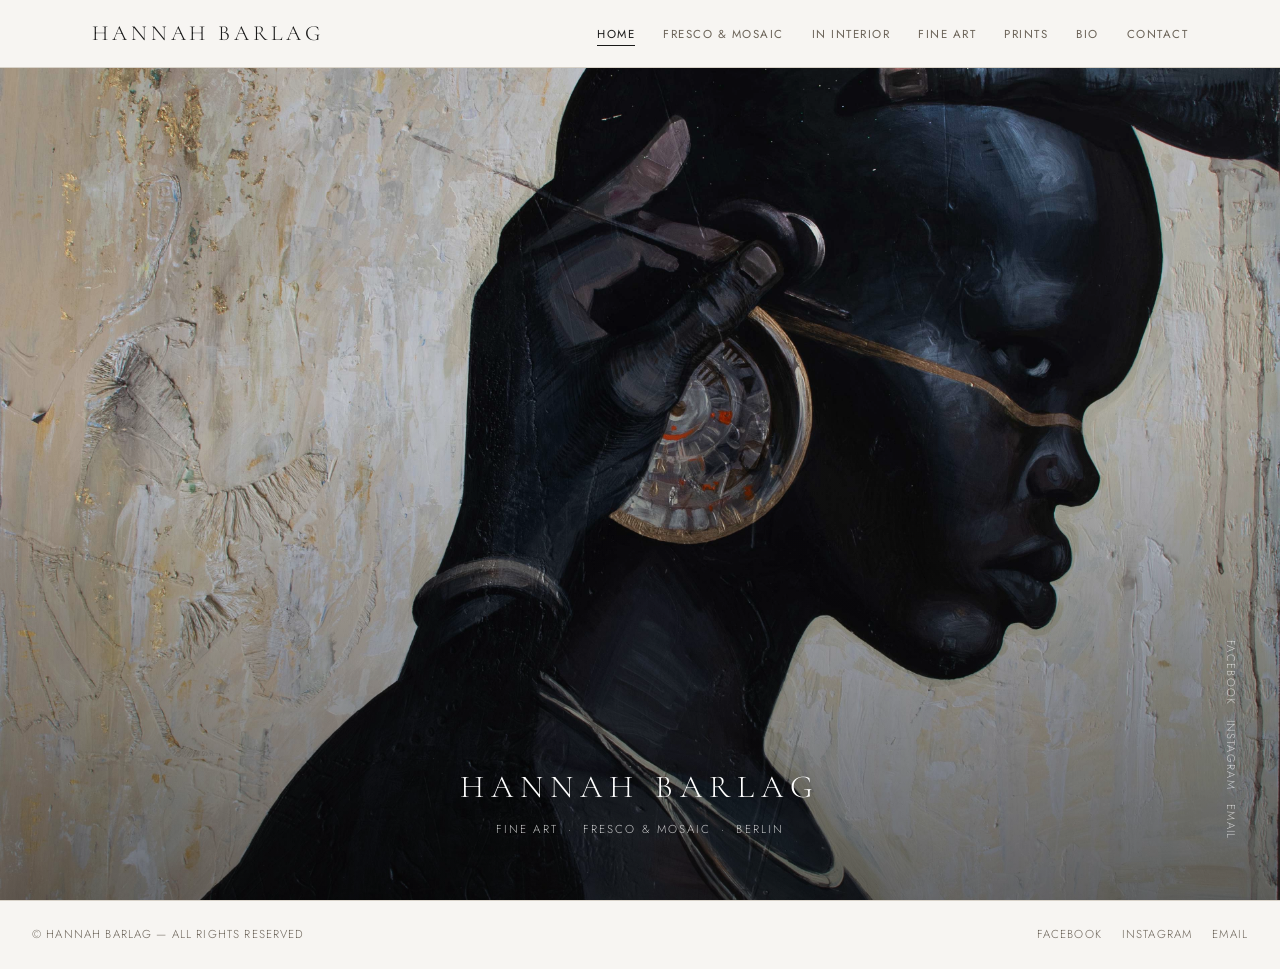
<file: index.html>
<!DOCTYPE html>
<html lang="en">
<head>
  <meta charset="utf-8" />
  <meta name="viewport" content="width=device-width, initial-scale=1.0" />
  <title>Hannah Barlag — Fine Art & Mural Painting, Berlin</title>
  <meta name="description" content="Hannah Barlag — Berlin-based mural artist and fine art painter. Fresco, mosaic, interior murals and original paintings in collections worldwide." />
  <meta name="google-site-verification" content="zdTnO0uIybGSvepvox6GmMjbhWk5EN4Ew9BEytSu0E0" />
  <link rel="shortcut icon" href="favicon.ico" type="image/x-icon" />
  <link rel="apple-touch-icon" sizes="180x180" href="apple-touch-icon.png" />
  <link rel="icon" type="image/png" sizes="32x32" href="favicon-32x32.png" />
  <link rel="icon" type="image/png" sizes="16x16" href="favicon-16x16.png" />
  <link rel="manifest" href="site.webmanifest" />
  <link rel="stylesheet" href="style.css" />
</head>
<body>
<div class="site-wrap">

  <!-- HEADER -->
  <header class="site-header">
    <div class="nav-inner">
      <div class="site-logo"><a href="index.html">Hannah&nbsp;Barlag</a></div>
      <nav class="site-nav" aria-label="Main navigation">
        <ul>
          <li class="active"><a href="index.html">Home</a></li>
          <li><a href="mural.html">Fresco &amp; Mosaic</a></li>
          <li><a href="wall.html">In Interior</a></li>
          <li><a href="fineart.html">Fine Art</a></li>
          <li><a href="prints.html">Prints</a></li>
          <li><a href="bio.html">Bio</a></li>
          <li><a href="contact.html">Contact</a></li>
        </ul>
      </nav>
      <button class="hamburger" aria-label="Open menu">
        <span></span><span></span><span></span>
      </button>
    </div>
  </header>

  <!-- MOBILE NAV -->
  <div class="mobile-nav" aria-hidden="true">
    <button class="mobile-close" aria-label="Close menu">&times;</button>
    <ul>
      <li><a href="index.html">Home</a></li>
      <li><a href="mural.html">Fresco &amp; Mosaic</a></li>
      <li><a href="wall.html">In Interior</a></li>
      <li><a href="fineart.html">Fine Art</a></li>
      <li><a href="prints.html">Prints</a></li>
      <li><a href="bio.html">Bio</a></li>
      <li><a href="contact.html">Contact</a></li>
    </ul>
  </div>

  <!-- HERO -->
  <main class="main-content">
    <div class="home-hero" role="button" tabindex="0">
      <img src="uploads/background-images/wedding.jpg" alt="Hannah Barlag — Mural and Fine Art, Berlin" loading="eager" />
      <div class="hero-overlay"></div>
      <div class="hero-text">
        <h2>Hannah Barlag</h2>
        <p>Fine Art &nbsp;·&nbsp; Fresco &amp; Mosaic &nbsp;·&nbsp; Berlin</p>
      </div>
      <div class="hero-social">
        <a href="https://www.facebook.com/" target="_blank" rel="noopener">Facebook</a>
        <a href="https://instagram.com/" target="_blank" rel="noopener">Instagram</a>
        <a href="mailto:hannahbarlag@gmail.com">Email</a>
      </div>
    </div>
  </main>

  <!-- FOOTER -->
  <footer class="site-footer">
    <p>&copy; Hannah Barlag &mdash; All rights reserved</p>
    <div class="footer-social">
      <a href="https://www.facebook.com/" target="_blank" rel="noopener">Facebook</a>
      <a href="https://instagram.com/" target="_blank" rel="noopener">Instagram</a>
      <a href="mailto:hannahbarlag@gmail.com">Email</a>
    </div>
  </footer>

</div>
<script src="main.js"></script>
</body>
</html>
</file>
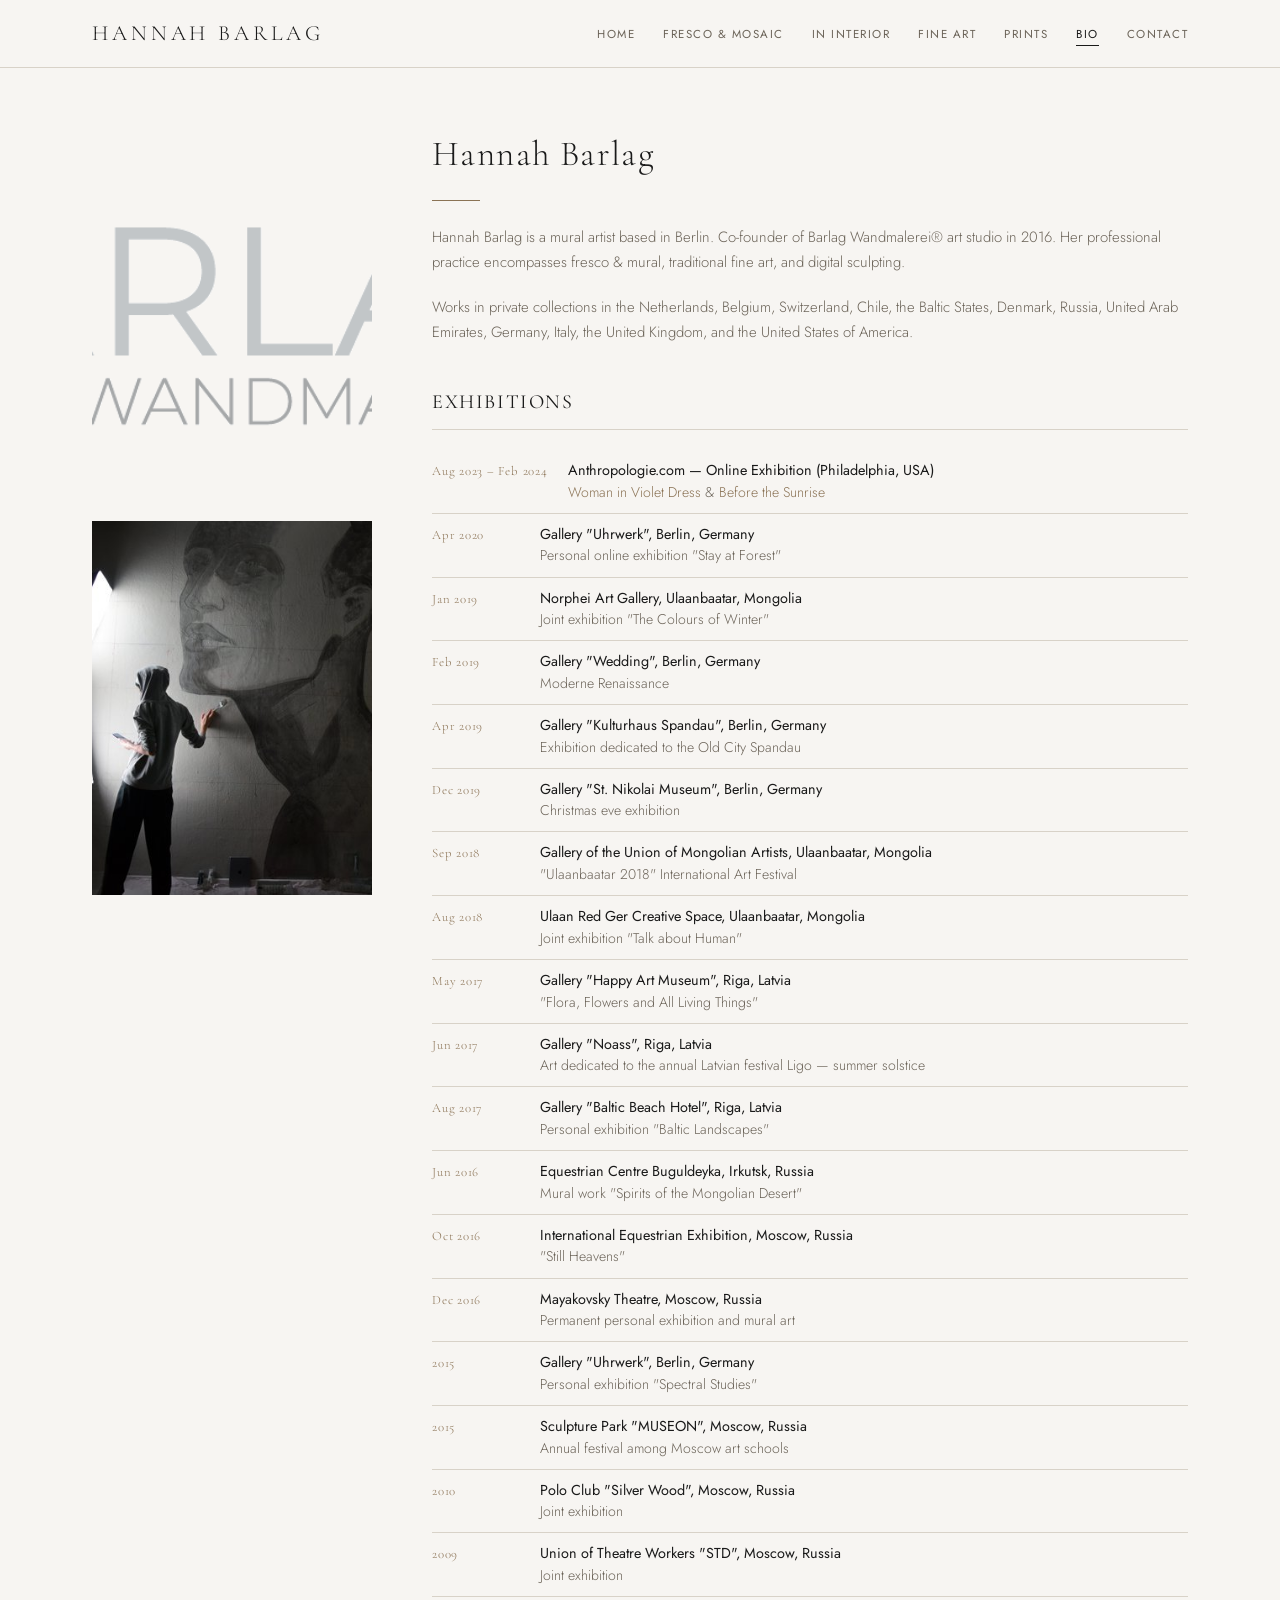
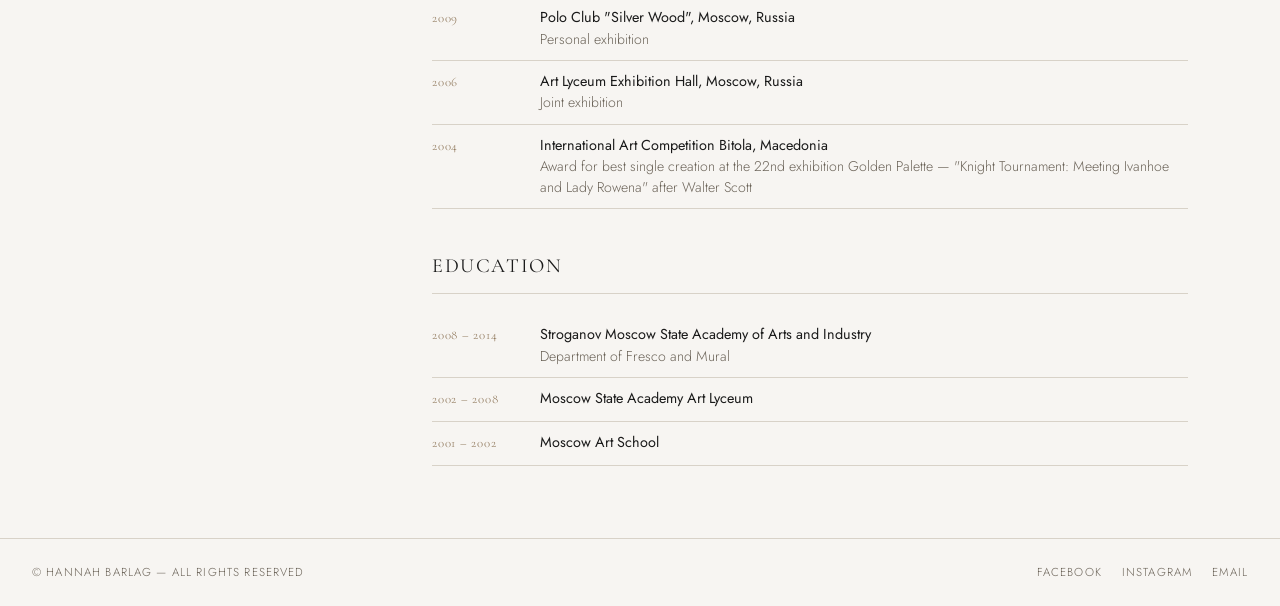
<file: bio.html>
<!DOCTYPE html>
<html lang="en">
<head>
  <meta charset="utf-8" />
  <meta name="viewport" content="width=device-width, initial-scale=1.0" />
  <title>Biography — Hannah Barlag</title>
  <meta name="description" content="Hannah Barlag — Berlin-based mural and fine art painter. Biography, exhibitions, education." />
  <link rel="shortcut icon" href="favicon.ico" type="image/x-icon" />
  <link rel="apple-touch-icon" sizes="180x180" href="apple-touch-icon.png" />
  <link rel="icon" type="image/png" sizes="32x32" href="favicon-32x32.png" />
  <link rel="icon" type="image/png" sizes="16x16" href="favicon-16x16.png" />
  <link rel="manifest" href="site.webmanifest" />
  <link rel="stylesheet" href="style.css" />
</head>
<body>
<div class="site-wrap">

  <header class="site-header">
    <div class="nav-inner">
      <div class="site-logo"><a href="index.html">Hannah&nbsp;Barlag</a></div>
      <nav class="site-nav">
        <ul>
          <li><a href="index.html">Home</a></li>
          <li><a href="mural.html">Fresco &amp; Mosaic</a></li>
          <li><a href="wall.html">In Interior</a></li>
          <li><a href="fineart.html">Fine Art</a></li>
          <li><a href="prints.html">Prints</a></li>
          <li class="active"><a href="bio.html">Bio</a></li>
          <li><a href="contact.html">Contact</a></li>
        </ul>
      </nav>
      <button class="hamburger" aria-label="Open menu"><span></span><span></span><span></span></button>
    </div>
  </header>

  <div class="mobile-nav">
    <button class="mobile-close">&times;</button>
    <ul>
      <li><a href="index.html">Home</a></li>
      <li><a href="mural.html">Fresco &amp; Mosaic</a></li>
      <li><a href="wall.html">In Interior</a></li>
      <li><a href="fineart.html">Fine Art</a></li>
      <li><a href="prints.html">Prints</a></li>
      <li><a href="bio.html">Bio</a></li>
      <li><a href="contact.html">Contact</a></li>
    </ul>
  </div>

  <main class="main-content">
    <div class="bio-layout">

      <aside class="bio-sidebar">
        <img src="uploads/bio/logo_for_web.gif" alt="Hannah Barlag studio logo" class="bio-logo" />
        <img src="uploads/bio/hannah_barlag_artist_berlin_mural_at_work.jpg" alt="Hannah Barlag at work" />
      </aside>

      <div class="bio-main">
        <h1>Hannah Barlag</h1>
        <div class="divider"></div>
        <p>Hannah Barlag is a mural artist based in Berlin. Co-founder of Barlag Wandmalerei® art studio in 2016. Her professional practice encompasses fresco &amp; mural, traditional fine art, and digital sculpting.</p>
        <p>Works in private collections in the Netherlands, Belgium, Switzerland, Chile, the Baltic States, Denmark, Russia, United Arab Emirates, Germany, Italy, the United Kingdom, and the United States of America.</p>

        <!-- EXHIBITIONS -->
        <div class="bio-section">
          <h2>Exhibitions</h2>
          <ul class="exhibition-list">
            <li>
              <span class="year">Aug 2023 – Feb 2024</span>
              <span class="detail">
                <strong>Anthropologie.com — Online Exhibition (Philadelphia, USA)</strong>
                <a href="https://www.anthropologie.com/shop/before-the-sunrise-2-wall-art?category=SHOPBYBRAND&color=050&type=STANDARD&size=One+Size&quantity=1" target="_blank" rel="noopener">Woman in Violet Dress</a> &amp; <a href="https://www.anthropologie.com/shop/before-the-sunrise-1-wall-art?color=065&type=STANDARD&size=One+Size&quantity=1" target="_blank" rel="noopener">Before the Sunrise</a>
              </span>
            </li>
            <li>
              <span class="year">Apr 2020</span>
              <span class="detail">
                <strong>Gallery "Uhrwerk", Berlin, Germany</strong>
                Personal online exhibition "Stay at Forest"
              </span>
            </li>
            <li>
              <span class="year">Jan 2019</span>
              <span class="detail">
                <strong>Norphei Art Gallery, Ulaanbaatar, Mongolia</strong>
                Joint exhibition "The Colours of Winter"
              </span>
            </li>
            <li>
              <span class="year">Feb 2019</span>
              <span class="detail">
                <strong>Gallery "Wedding", Berlin, Germany</strong>
                Moderne Renaissance
              </span>
            </li>
            <li>
              <span class="year">Apr 2019</span>
              <span class="detail">
                <strong>Gallery "Kulturhaus Spandau", Berlin, Germany</strong>
                Exhibition dedicated to the Old City Spandau
              </span>
            </li>
            <li>
              <span class="year">Dec 2019</span>
              <span class="detail">
                <strong>Gallery "St. Nikolai Museum", Berlin, Germany</strong>
                Christmas eve exhibition
              </span>
            </li>
            <li>
              <span class="year">Sep 2018</span>
              <span class="detail">
                <strong>Gallery of the Union of Mongolian Artists, Ulaanbaatar, Mongolia</strong>
                "Ulaanbaatar 2018" International Art Festival
              </span>
            </li>
            <li>
              <span class="year">Aug 2018</span>
              <span class="detail">
                <strong>Ulaan Red Ger Creative Space, Ulaanbaatar, Mongolia</strong>
                Joint exhibition "Talk about Human"
              </span>
            </li>
            <li>
              <span class="year">May 2017</span>
              <span class="detail">
                <strong>Gallery "Happy Art Museum", Riga, Latvia</strong>
                "Flora, Flowers and All Living Things"
              </span>
            </li>
            <li>
              <span class="year">Jun 2017</span>
              <span class="detail">
                <strong>Gallery "Noass", Riga, Latvia</strong>
                Art dedicated to the annual Latvian festival Ligo — summer solstice
              </span>
            </li>
            <li>
              <span class="year">Aug 2017</span>
              <span class="detail">
                <strong>Gallery "Baltic Beach Hotel", Riga, Latvia</strong>
                Personal exhibition "Baltic Landscapes"
              </span>
            </li>
            <li>
              <span class="year">Jun 2016</span>
              <span class="detail">
                <strong>Equestrian Centre Buguldeyka, Irkutsk, Russia</strong>
                Mural work "Spirits of the Mongolian Desert"
              </span>
            </li>
            <li>
              <span class="year">Oct 2016</span>
              <span class="detail">
                <strong>International Equestrian Exhibition, Moscow, Russia</strong>
                "Still Heavens"
              </span>
            </li>
            <li>
              <span class="year">Dec 2016</span>
              <span class="detail">
                <strong>Mayakovsky Theatre, Moscow, Russia</strong>
                Permanent personal exhibition and mural art
              </span>
            </li>
            <li>
              <span class="year">2015</span>
              <span class="detail">
                <strong>Gallery "Uhrwerk", Berlin, Germany</strong>
                Personal exhibition "Spectral Studies"
              </span>
            </li>
            <li>
              <span class="year">2015</span>
              <span class="detail">
                <strong>Sculpture Park "MUSEON", Moscow, Russia</strong>
                Annual festival among Moscow art schools
              </span>
            </li>
            <li>
              <span class="year">2010</span>
              <span class="detail">
                <strong>Polo Club "Silver Wood", Moscow, Russia</strong>
                Joint exhibition
              </span>
            </li>
            <li>
              <span class="year">2009</span>
              <span class="detail">
                <strong>Union of Theatre Workers "STD", Moscow, Russia</strong>
                Joint exhibition
              </span>
            </li>
            <li>
              <span class="year">2009</span>
              <span class="detail">
                <strong>Polo Club "Silver Wood", Moscow, Russia</strong>
                Personal exhibition
              </span>
            </li>
            <li>
              <span class="year">2006</span>
              <span class="detail">
                <strong>Art Lyceum Exhibition Hall, Moscow, Russia</strong>
                Joint exhibition
              </span>
            </li>
            <li>
              <span class="year">2004</span>
              <span class="detail">
                <strong>International Art Competition Bitola, Macedonia</strong>
                Award for best single creation at the 22nd exhibition Golden Palette — "Knight Tournament: Meeting Ivanhoe and Lady Rowena" after Walter Scott
              </span>
            </li>
          </ul>
        </div>

        <!-- EDUCATION -->
        <div class="bio-section">
          <h2>Education</h2>
          <ul class="exhibition-list">
            <li>
              <span class="year">2008 – 2014</span>
              <span class="detail">
                <strong>Stroganov Moscow State Academy of Arts and Industry</strong>
                Department of Fresco and Mural
              </span>
            </li>
            <li>
              <span class="year">2002 – 2008</span>
              <span class="detail">
                <strong>Moscow State Academy Art Lyceum</strong>
              </span>
            </li>
            <li>
              <span class="year">2001 – 2002</span>
              <span class="detail">
                <strong>Moscow Art School</strong>
              </span>
            </li>
          </ul>
        </div>
      </div>

    </div>
  </main>

  <footer class="site-footer">
    <p>&copy; Hannah Barlag &mdash; All rights reserved</p>
    <div class="footer-social">
      <a href="https://www.facebook.com/" target="_blank" rel="noopener">Facebook</a>
      <a href="https://instagram.com/" target="_blank" rel="noopener">Instagram</a>
      <a href="mailto:hannahbarlag@gmail.com">Email</a>
    </div>
  </footer>
</div>
<script src="main.js"></script>
</body>
</html>
</file>
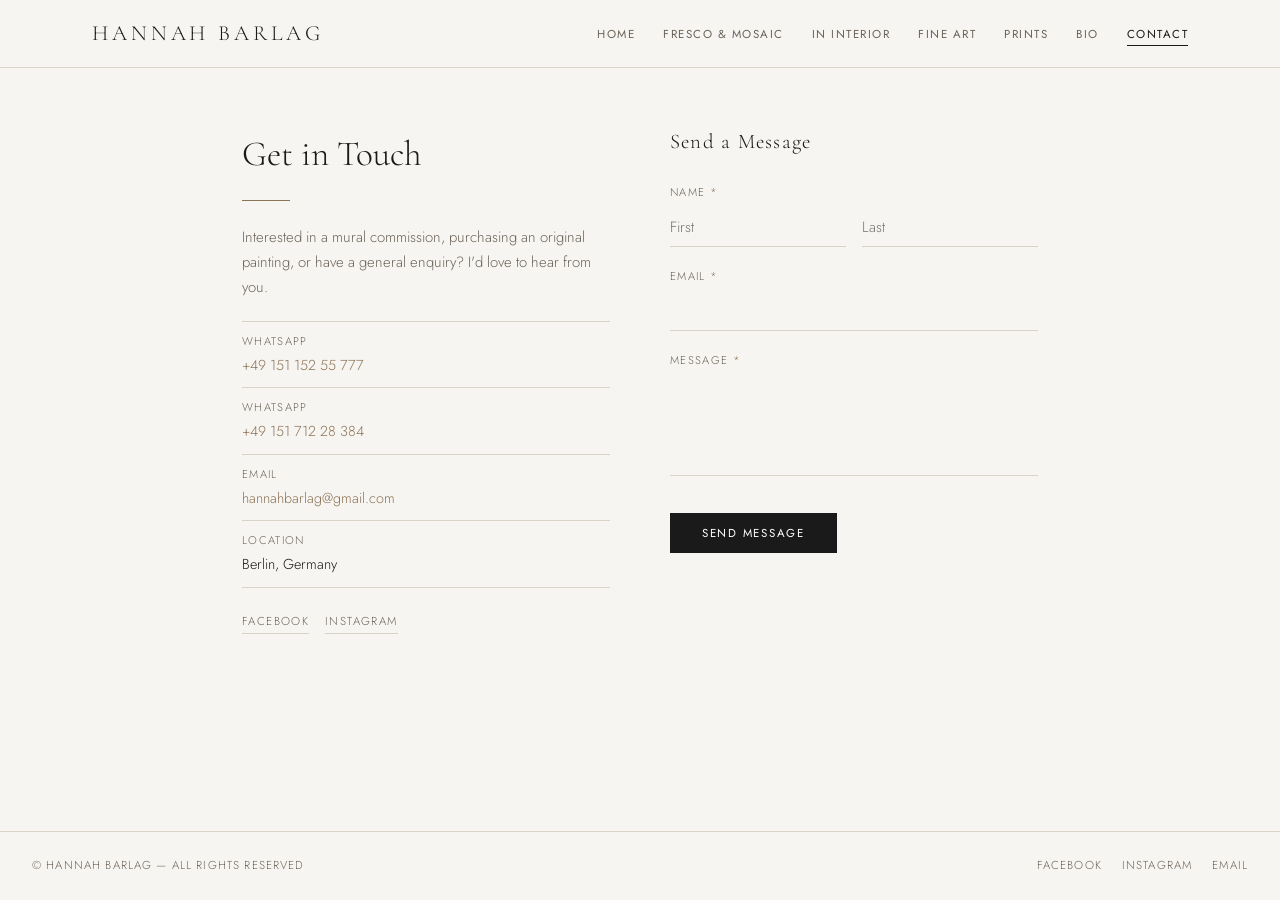
<file: contact.html>
<!DOCTYPE html>
<html lang="en">
<head>
  <meta charset="utf-8" />
  <meta name="viewport" content="width=device-width, initial-scale=1.0" />
  <title>Contact — Hannah Barlag</title>
  <meta name="description" content="Contact Hannah Barlag — Berlin-based mural artist and fine art painter. WhatsApp, email, or use the contact form." />
  <link rel="shortcut icon" href="favicon.ico" type="image/x-icon" />
  <link rel="apple-touch-icon" sizes="180x180" href="apple-touch-icon.png" />
  <link rel="icon" type="image/png" sizes="32x32" href="favicon-32x32.png" />
  <link rel="icon" type="image/png" sizes="16x16" href="favicon-16x16.png" />
  <link rel="manifest" href="site.webmanifest" />
  <link rel="stylesheet" href="style.css" />
</head>
<body>
<div class="site-wrap">

  <header class="site-header">
    <div class="nav-inner">
      <div class="site-logo"><a href="index.html">Hannah&nbsp;Barlag</a></div>
      <nav class="site-nav">
        <ul>
          <li><a href="index.html">Home</a></li>
          <li><a href="mural.html">Fresco &amp; Mosaic</a></li>
          <li><a href="wall.html">In Interior</a></li>
          <li><a href="fineart.html">Fine Art</a></li>
          <li><a href="prints.html">Prints</a></li>
          <li><a href="bio.html">Bio</a></li>
          <li class="active"><a href="contact.html">Contact</a></li>
        </ul>
      </nav>
      <button class="hamburger" aria-label="Open menu"><span></span><span></span><span></span></button>
    </div>
  </header>

  <div class="mobile-nav">
    <button class="mobile-close">&times;</button>
    <ul>
      <li><a href="index.html">Home</a></li>
      <li><a href="mural.html">Fresco &amp; Mosaic</a></li>
      <li><a href="wall.html">In Interior</a></li>
      <li><a href="fineart.html">Fine Art</a></li>
      <li><a href="prints.html">Prints</a></li>
      <li><a href="bio.html">Bio</a></li>
      <li><a href="contact.html">Contact</a></li>
    </ul>
  </div>

  <main class="main-content">
    <div class="contact-layout">

      <div class="contact-info">
        <h1>Get in Touch</h1>
        <div class="divider"></div>
        <p>Interested in a mural commission, purchasing an original painting, or have a general enquiry? I'd love to hear from you.</p>

        <ul class="contact-links">
          <li>
            <span class="label">WhatsApp</span>
            <a href="https://wa.me/4915115255777?text=I'm%20interested%20in%20your%20painting" target="_blank" rel="noopener">+49 151 152 55 777</a>
          </li>
          <li>
            <span class="label">WhatsApp</span>
            <a href="https://wa.me/4915171228384?text=I'm%20interested%20in%20your%20painting" target="_blank" rel="noopener">+49 151 712 28 384</a>
          </li>
          <li>
            <span class="label">Email</span>
            <a href="mailto:hannahbarlag@gmail.com">hannahbarlag@gmail.com</a>
          </li>
          <li>
            <span class="label">Location</span>
            Berlin, Germany
          </li>
        </ul>

        <div class="social-row">
          <a href="https://www.facebook.com/" target="_blank" rel="noopener">Facebook</a>
          <a href="https://instagram.com/" target="_blank" rel="noopener">Instagram</a>
        </div>
      </div>

      <div class="contact-form">
        <h2>Send a Message</h2>
        <form id="contact-form" method="post" action="https://usebasin.com/f/4f50e3a3aa73" target="_blank">
          <div class="form-field">
            <label>Name <span style="color:var(--c-accent)">*</span></label>
            <div class="name-row">
              <div>
                <input type="text" name="first_name" placeholder="First" required />
              </div>
              <div>
                <input type="text" name="last_name" placeholder="Last" required />
              </div>
            </div>
          </div>
          <div class="form-field">
            <label for="contact-email">Email <span style="color:var(--c-accent)">*</span></label>
            <input type="email" id="contact-email" name="email" required />
          </div>
          <div class="form-field">
            <label for="contact-message">Message <span style="color:var(--c-accent)">*</span></label>
            <textarea id="contact-message" name="message" required></textarea>
          </div>
          <button type="submit" class="btn-submit">Send Message</button>
        </form>
      </div>

    </div>
  </main>

  <footer class="site-footer">
    <p>&copy; Hannah Barlag &mdash; All rights reserved</p>
    <div class="footer-social">
      <a href="https://www.facebook.com/" target="_blank" rel="noopener">Facebook</a>
      <a href="https://instagram.com/" target="_blank" rel="noopener">Instagram</a>
      <a href="mailto:hannahbarlag@gmail.com">Email</a>
    </div>
  </footer>
</div>
<script src="main.js"></script>
</body>
</html>
</file>
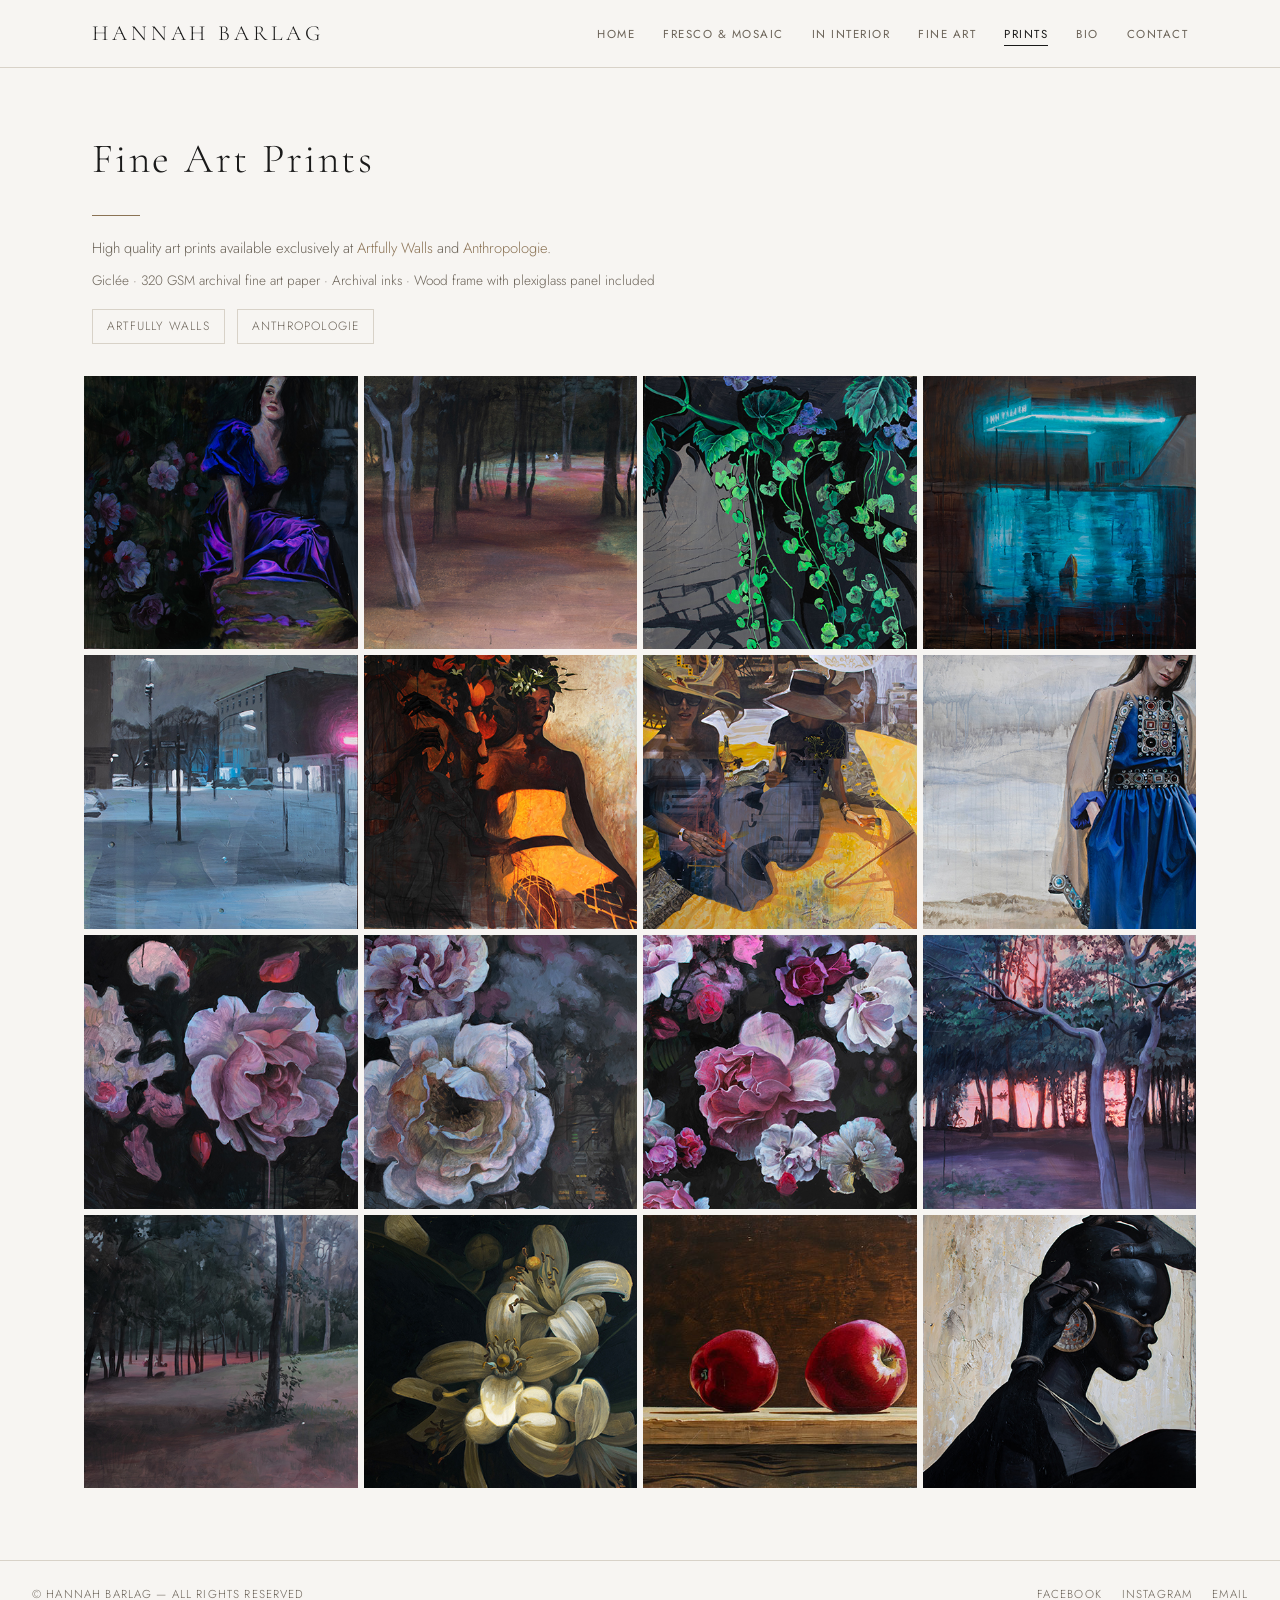
<file: prints.html>
<!DOCTYPE html>
<html lang="en">
<head>
  <meta charset="utf-8" />
  <meta name="viewport" content="width=device-width, initial-scale=1.0" />
  <title>Fine Art Prints — Hannah Barlag</title>
  <meta name="description" content="Hannah Barlag fine art prints. High quality Giclée on 320 GSM archival paper with wood frame. Available exclusively at Artfully Walls and Anthropologie." />
  <link rel="shortcut icon" href="favicon.ico" type="image/x-icon" />
  <link rel="apple-touch-icon" sizes="180x180" href="apple-touch-icon.png" />
  <link rel="icon" type="image/png" sizes="32x32" href="favicon-32x32.png" />
  <link rel="icon" type="image/png" sizes="16x16" href="favicon-16x16.png" />
  <link rel="manifest" href="site.webmanifest" />
  <link rel="stylesheet" href="style.css" />
</head>
<body>
<div class="site-wrap">

  <header class="site-header">
    <div class="nav-inner">
      <div class="site-logo"><a href="index.html">Hannah&nbsp;Barlag</a></div>
      <nav class="site-nav">
        <ul>
          <li><a href="index.html">Home</a></li>
          <li><a href="mural.html">Fresco &amp; Mosaic</a></li>
          <li><a href="wall.html">In Interior</a></li>
          <li><a href="fineart.html">Fine Art</a></li>
          <li class="active"><a href="prints.html">Prints</a></li>
          <li><a href="bio.html">Bio</a></li>
          <li><a href="contact.html">Contact</a></li>
        </ul>
      </nav>
      <button class="hamburger" aria-label="Open menu"><span></span><span></span><span></span></button>
    </div>
  </header>

  <div class="mobile-nav">
    <button class="mobile-close">&times;</button>
    <ul>
      <li><a href="index.html">Home</a></li>
      <li><a href="mural.html">Fresco &amp; Mosaic</a></li>
      <li><a href="wall.html">In Interior</a></li>
      <li><a href="fineart.html">Fine Art</a></li>
      <li><a href="prints.html">Prints</a></li>
      <li><a href="bio.html">Bio</a></li>
      <li><a href="contact.html">Contact</a></li>
    </ul>
  </div>

  <main class="main-content">
    <div class="page-hero">
      <h1>Fine Art Prints</h1>
      <div class="divider"></div>
      <p>High quality art prints available exclusively at <a href="https://www.artfullywalls.com/uk/artists/hannah-barlag-690449" target="_blank" rel="noopener">Artfully Walls</a> and <a href="https://www.anthropologie.com/shop/before-the-sunrise-2-wall-art?category=SHOPBYBRAND&color=050&type=STANDARD&size=One+Size&quantity=1" target="_blank" rel="noopener">Anthropologie</a>.</p>
      <p style="margin-top:8px; font-size:0.85rem;">Giclée &middot; 320 GSM archival fine art paper &middot; Archival inks &middot; Wood frame with plexiglass panel included</p>
      <div class="shop-links">
        <a class="shop-badge" href="https://www.artfullywalls.com/uk/artists/hannah-barlag-690449" target="_blank" rel="noopener">Artfully Walls</a>
        <a class="shop-badge" href="https://www.anthropologie.com/shop/before-the-sunrise-2-wall-art?category=SHOPBYBRAND&color=050&type=STANDARD&size=One+Size&quantity=1" target="_blank" rel="noopener">Anthropologie</a>
      </div>
    </div>

    <section class="gallery-section">
      <div class="gallery-grid four-col">
        <a href="https://www.anthropologie.com/shop/before-the-sunrise-2-wall-art?category=SHOPBYBRAND&color=050&type=STANDARD&size=One+Size&quantity=1" target="_blank" rel="noopener" class="shop-item">
          <img src="uploads/images/14_Morning_Roses_3_small.jpg" alt="Before the Sunrise — Morning Rose III" loading="lazy" />
        </a>
        <a href="https://www.artfullywalls.com/uk/users/hannah-barlag-690449" target="_blank" rel="noopener" class="shop-item">
          <img src="uploads/images/13_Lilac_Sunset_In_Forest_3_small.jpg" alt="Lilac Forest III" loading="lazy" />
        </a>
        <a href="https://www.artfullywalls.com/uk/users/hannah-barlag-690449" target="_blank" rel="noopener" class="shop-item">
          <img src="uploads/images/15_Ipomea_small.jpg" alt="Ipomea" loading="lazy" />
        </a>
        <a href="https://www.artfullywalls.com/uk/users/hannah-barlag-690449" target="_blank" rel="noopener" class="shop-item">
          <img src="uploads/images/16_Rain_small.jpg" alt="Rain — night, neon glow" loading="lazy" />
        </a>
        <a href="https://www.artfullywalls.com/works/25269/berlin-outskirts" target="_blank" rel="noopener" class="shop-item">
          <img src="uploads/images/17_outskirts_small.jpg" alt="Berlin Outskirts" loading="lazy" />
        </a>
        <a href="https://www.artfullywalls.com/uk/users/hannah-barlag-690449" target="_blank" rel="noopener" class="shop-item">
          <img src="uploads/images/18_Neroli_small.jpg" alt="Sicilian Neroli" loading="lazy" />
        </a>
        <a href="https://www.artfullywalls.com/uk/users/hannah-barlag-690449" target="_blank" rel="noopener" class="shop-item">
          <img src="uploads/images/5_SummFest2_small.jpg" alt="Summer Festival" loading="lazy" />
        </a>
        <a href="https://www.artfullywalls.com/uk/users/hannah-barlag-690449" target="_blank" rel="noopener" class="shop-item">
          <img src="uploads/images/7_Blue_Dress2_small.jpg" alt="Blue Dress" loading="lazy" />
        </a>
        <a href="https://www.artfullywalls.com/works/25271/pre-sunrise-in-the-rose-garden" target="_blank" rel="noopener" class="shop-item">
          <img src="uploads/images/9_Morning_Rose_1_small.jpg" alt="Pre-Sunrise in the Rose Garden I" loading="lazy" />
        </a>
        <a href="https://www.artfullywalls.com/works/25272/pre-sunrise-in-the-rose-garden" target="_blank" rel="noopener" class="shop-item">
          <img src="uploads/images/8_small.jpg" alt="Pre-Sunrise in the Rose Garden II" loading="lazy" />
        </a>
        <a href="https://www.artfullywalls.com/works/25274/pre-sunrise-in-the-rose-garden" target="_blank" rel="noopener" class="shop-item">
          <img src="uploads/images/10_Morning_Rose_2_small.jpg" alt="Pre-Sunrise in the Rose Garden III" loading="lazy" />
        </a>
        <a href="https://www.artfullywalls.com/uk/users/hannah-barlag-690449" target="_blank" rel="noopener" class="shop-item">
          <img src="uploads/images/11_Lilac_Sunset_In_Forest_1_small.jpg" alt="Lilac Forest I" loading="lazy" />
        </a>
        <a href="https://www.artfullywalls.com/uk/users/hannah-barlag-690449" target="_blank" rel="noopener" class="shop-item">
          <img src="uploads/images/12_Lilac_Sunset_In_Forest_2_small.jpg" alt="Lilac Forest II" loading="lazy" />
        </a>
        <a href="https://www.artfullywalls.com/works/25266/sicilian-neroli" target="_blank" rel="noopener" class="shop-item">
          <img src="uploads/images/3_Neroli1_small.jpg" alt="Sicilian Neroli — print" loading="lazy" />
        </a>
        <a href="https://www.artfullywalls.com/works/25265/two-apples-on-the-wooden-table" target="_blank" rel="noopener" class="shop-item">
          <img src="uploads/images/2_Apples2sm.jpg" alt="Two Apples on the Wooden Table" loading="lazy" />
        </a>
        <a href="https://www.artfullywalls.com/uk/users/hannah-barlag-690449" target="_blank" rel="noopener" class="shop-item">
          <img src="uploads/images/1_Wedding_Botswana_small.jpg" alt="Wedding in Botswana" loading="lazy" />
        </a>
      </div>
    </section>
  </main>

  <footer class="site-footer">
    <p>&copy; Hannah Barlag &mdash; All rights reserved</p>
    <div class="footer-social">
      <a href="https://www.facebook.com/" target="_blank" rel="noopener">Facebook</a>
      <a href="https://instagram.com/" target="_blank" rel="noopener">Instagram</a>
      <a href="mailto:hannahbarlag@gmail.com">Email</a>
    </div>
  </footer>
</div>
<script src="main.js"></script>
</body>
</html>
</file>
<file: style.css>
/* ============================================
   HANNAH BARLAG — Main Stylesheet
   Modernised, self-contained, zero CDN deps
   ============================================ */

/* --- Google Fonts (Cormorant Garamond + Jost) --- */
@import url('https://fonts.googleapis.com/css2?family=Cormorant+Garamond:ital,wght@0,300;0,400;0,600;1,300;1,400&family=Jost:wght@300;400;500&display=swap');

/* --- Reset & Base --- */
*, *::before, *::after { box-sizing: border-box; margin: 0; padding: 0; }

:root {
  --c-bg:       #f7f5f2;
  --c-white:    #ffffff;
  --c-ink:      #1a1a1a;
  --c-mid:      #6b6358;
  --c-rule:     #d8d2c8;
  --c-accent:   #8b7355;
  --c-hover:    #5a4a35;
  --nav-h:      68px;
  --max-w:      1160px;
  --font-serif: 'Cormorant Garamond', Georgia, serif;
  --font-sans:  'Jost', sans-serif;
  --trans:      0.28s ease;
}

html { scroll-behavior: smooth; }

body {
  background: var(--c-bg);
  color: var(--c-ink);
  font-family: var(--font-sans);
  font-weight: 300;
  font-size: 15px;
  line-height: 1.7;
  min-height: 100vh;
  display: flex;
  flex-direction: column;
}

a { color: var(--c-accent); text-decoration: none; transition: color var(--trans); }
a:hover { color: var(--c-hover); }
img { display: block; max-width: 100%; }

/* --- Site wrapper --- */
.site-wrap { display: flex; flex-direction: column; min-height: 100vh; }
.main-content { flex: 1; }

/* ============================================
   HEADER / NAV
   ============================================ */
.site-header {
  position: sticky;
  top: 0;
  z-index: 100;
  background: var(--c-bg);
  border-bottom: 1px solid var(--c-rule);
  height: var(--nav-h);
}

.nav-inner {
  max-width: var(--max-w);
  margin: 0 auto;
  padding: 0 32px;
  height: 100%;
  display: flex;
  align-items: center;
  justify-content: space-between;
}

.site-logo a {
  font-family: var(--font-serif);
  font-weight: 300;
  font-size: 1.35rem;
  letter-spacing: 0.18em;
  color: var(--c-ink);
  text-transform: uppercase;
}

.site-logo a:hover { color: var(--c-accent); }

.site-nav ul {
  list-style: none;
  display: flex;
  gap: 28px;
  align-items: center;
}

.site-nav a {
  font-family: var(--font-sans);
  font-weight: 400;
  font-size: 0.72rem;
  letter-spacing: 0.13em;
  text-transform: uppercase;
  color: var(--c-mid);
  padding-bottom: 3px;
  border-bottom: 1px solid transparent;
  transition: color var(--trans), border-color var(--trans);
}

.site-nav a:hover,
.site-nav li.active a {
  color: var(--c-ink);
  border-bottom-color: var(--c-ink);
}

/* Hamburger */
.hamburger {
  display: none;
  flex-direction: column;
  gap: 5px;
  cursor: pointer;
  background: none;
  border: none;
  padding: 4px;
}
.hamburger span {
  display: block;
  width: 24px;
  height: 1.5px;
  background: var(--c-ink);
  transition: transform var(--trans), opacity var(--trans);
}

/* Mobile nav */
.mobile-nav {
  display: none;
  position: fixed;
  inset: 0;
  background: var(--c-bg);
  z-index: 200;
  flex-direction: column;
  align-items: center;
  justify-content: center;
  gap: 28px;
}

.mobile-nav.open { display: flex; }

.mobile-nav ul { list-style: none; text-align: center; }
.mobile-nav ul li { margin-bottom: 22px; }
.mobile-nav ul a {
  font-family: var(--font-serif);
  font-size: 1.6rem;
  font-weight: 300;
  letter-spacing: 0.1em;
  color: var(--c-ink);
}
.mobile-nav ul a:hover { color: var(--c-accent); }

.mobile-close {
  position: absolute;
  top: 22px;
  right: 28px;
  background: none;
  border: none;
  font-size: 1.8rem;
  cursor: pointer;
  color: var(--c-ink);
  line-height: 1;
}

/* ============================================
   PAGE HERO (for gallery pages)
   ============================================ */
.page-hero {
  padding: 56px 32px 32px;
  max-width: var(--max-w);
  margin: 0 auto;
  width: 100%;
}

.page-hero h1 {
  font-family: var(--font-serif);
  font-weight: 300;
  font-size: clamp(1.6rem, 3.5vw, 2.6rem);
  letter-spacing: 0.06em;
  color: var(--c-ink);
  margin-bottom: 12px;
}

.page-hero p {
  max-width: 620px;
  color: var(--c-mid);
  font-size: 0.92rem;
  line-height: 1.75;
}

.page-hero .divider {
  width: 48px;
  height: 1px;
  background: var(--c-accent);
  margin: 20px 0;
}

.page-hero .shop-links {
  display: flex;
  flex-wrap: wrap;
  gap: 12px;
  margin-top: 16px;
}

.shop-badge {
  display: inline-flex;
  align-items: center;
  gap: 8px;
  font-size: 0.75rem;
  letter-spacing: 0.1em;
  text-transform: uppercase;
  color: var(--c-mid);
  border: 1px solid var(--c-rule);
  padding: 6px 14px;
  transition: border-color var(--trans), color var(--trans);
}

.shop-badge:hover {
  border-color: var(--c-accent);
  color: var(--c-accent);
}

/* ============================================
   GALLERY GRID
   ============================================ */
.gallery-section {
  max-width: var(--max-w);
  margin: 0 auto;
  padding: 0 24px 72px;
  width: 100%;
}

.gallery-grid {
  display: grid;
  grid-template-columns: repeat(3, 1fr);
  gap: 6px;
}

.gallery-grid.four-col {
  grid-template-columns: repeat(4, 1fr);
}

.gallery-item {
  position: relative;
  overflow: hidden;
  aspect-ratio: 4/3;
  background: var(--c-rule);
  cursor: pointer;
}

.gallery-item img {
  width: 100%;
  height: 100%;
  object-fit: cover;
  object-position: center;
  transition: transform 0.5s ease;
}

.gallery-item:hover img { transform: scale(1.04); }

.gallery-item::after {
  content: '';
  position: absolute;
  inset: 0;
  background: rgba(26,26,26,0);
  transition: background var(--trans);
}

.gallery-item:hover::after {
  background: rgba(26,26,26,0.08);
}

/* ============================================
   LIGHTBOX
   ============================================ */
.lb-overlay {
  display: none;
  position: fixed;
  inset: 0;
  background: rgba(10,9,8,0.94);
  z-index: 500;
  align-items: center;
  justify-content: center;
}

.lb-overlay.open { display: flex; }

.lb-inner {
  position: relative;
  max-width: 90vw;
  max-height: 90vh;
  display: flex;
  align-items: center;
  gap: 16px;
}

.lb-inner img {
  max-width: 85vw;
  max-height: 88vh;
  object-fit: contain;
  user-select: none;
}

.lb-close {
  position: fixed;
  top: 20px;
  right: 24px;
  background: none;
  border: none;
  color: rgba(255,255,255,0.7);
  font-size: 2rem;
  cursor: pointer;
  line-height: 1;
  transition: color var(--trans);
}
.lb-close:hover { color: #fff; }

.lb-btn {
  background: none;
  border: 1px solid rgba(255,255,255,0.2);
  color: rgba(255,255,255,0.7);
  width: 44px;
  height: 44px;
  border-radius: 50%;
  cursor: pointer;
  font-size: 1.1rem;
  flex-shrink: 0;
  transition: border-color var(--trans), color var(--trans);
  display: flex;
  align-items: center;
  justify-content: center;
}
.lb-btn:hover { border-color: rgba(255,255,255,0.7); color: #fff; }

.lb-caption {
  position: fixed;
  bottom: 20px;
  left: 50%;
  transform: translateX(-50%);
  color: rgba(255,255,255,0.5);
  font-size: 0.75rem;
  letter-spacing: 0.08em;
  text-align: center;
  max-width: 500px;
}

/* ============================================
   INDEX / HOME HERO
   ============================================ */
.home-hero {
  position: relative;
  height: calc(100vh - var(--nav-h));
  min-height: 480px;
  overflow: hidden;
  background: var(--c-ink);
  cursor: pointer;
}

.home-hero img {
  width: 100%;
  height: 100%;
  object-fit: cover;
  object-position: 25% 40%;
  opacity: 0.88;
}

.hero-overlay {
  position: absolute;
  inset: 0;
  background: linear-gradient(to bottom, transparent 40%, rgba(10,9,8,0.45) 100%);
}

.hero-text {
  position: absolute;
  bottom: 60px;
  left: 0;
  right: 0;
  text-align: center;
  color: #fff;
}

.hero-text h2 {
  font-family: var(--font-serif);
  font-weight: 300;
  font-size: clamp(1.2rem, 3vw, 2rem);
  letter-spacing: 0.22em;
  text-transform: uppercase;
  text-shadow: 0 2px 24px rgba(0,0,0,0.4);
  margin-bottom: 6px;
}

.hero-text p {
  font-size: 0.72rem;
  letter-spacing: 0.18em;
  text-transform: uppercase;
  opacity: 0.75;
}

.hero-social {
  position: absolute;
  bottom: 60px;
  right: 40px;
  display: flex;
  flex-direction: column;
  gap: 14px;
}

.hero-social a {
  color: rgba(255,255,255,0.65);
  font-size: 0.7rem;
  letter-spacing: 0.12em;
  text-transform: uppercase;
  writing-mode: vertical-rl;
  text-orientation: mixed;
  transition: color var(--trans);
}
.hero-social a:hover { color: #fff; }

/* ============================================
   BIO PAGE
   ============================================ */
.bio-layout {
  max-width: var(--max-w);
  margin: 0 auto;
  padding: 56px 32px 72px;
  display: grid;
  grid-template-columns: 280px 1fr;
  gap: 60px;
  align-items: start;
}

.bio-sidebar img {
  width: 100%;
  aspect-ratio: 3/4;
  object-fit: cover;
  filter: grayscale(15%);
}

.bio-logo {
  width: 140px;
  margin-bottom: 24px;
  aspect-ratio: auto;     
  object-fit: contain;    
  height: auto;
}

.bio-main h1 {
  font-family: var(--font-serif);
  font-weight: 300;
  font-size: 2.2rem;
  letter-spacing: 0.04em;
  margin-bottom: 8px;
}

.bio-main .divider {
  width: 48px;
  height: 1px;
  background: var(--c-accent);
  margin: 16px 0 24px;
}

.bio-main p {
  color: var(--c-mid);
  margin-bottom: 1.2rem;
  font-size: 0.93rem;
}

.bio-section {
  margin-top: 40px;
}

.bio-section h2 {
  font-family: var(--font-serif);
  font-weight: 400;
  font-size: 1.25rem;
  letter-spacing: 0.08em;
  text-transform: uppercase;
  color: var(--c-ink);
  margin-bottom: 20px;
  padding-bottom: 10px;
  border-bottom: 1px solid var(--c-rule);
}

.exhibition-list { list-style: none; }

.exhibition-list li {
  padding: 10px 0;
  border-bottom: 1px solid var(--c-rule);
  display: flex;
  gap: 20px;
  align-items: baseline;
}

.exhibition-list .year {
  font-family: var(--font-serif);
  font-size: 0.8rem;
  color: var(--c-accent);
  letter-spacing: 0.06em;
  flex-shrink: 0;
  min-width: 88px;
}

.exhibition-list .detail {
  color: var(--c-mid);
  font-size: 0.88rem;
  line-height: 1.5;
}

.exhibition-list .detail strong {
  display: block;
  color: var(--c-ink);
  font-weight: 400;
  font-size: 0.9rem;
}

/* ============================================
   CONTACT PAGE
   ============================================ */
.contact-layout {
  max-width: 860px;
  margin: 0 auto;
  padding: 56px 32px 72px;
  display: grid;
  grid-template-columns: 1fr 1fr;
  gap: 60px;
}

.contact-info h1 {
  font-family: var(--font-serif);
  font-weight: 300;
  font-size: 2.2rem;
  margin-bottom: 8px;
}

.contact-info .divider {
  width: 48px;
  height: 1px;
  background: var(--c-accent);
  margin: 16px 0 24px;
}

.contact-info p { color: var(--c-mid); font-size: 0.93rem; margin-bottom: 20px; }

.contact-links { list-style: none; margin-top: 8px; }
.contact-links li {
  padding: 10px 0;
  border-bottom: 1px solid var(--c-rule);
  font-size: 0.9rem;
}
.contact-links li:first-child { border-top: 1px solid var(--c-rule); }
.contact-links .label {
  font-size: 0.7rem;
  letter-spacing: 0.12em;
  text-transform: uppercase;
  color: var(--c-mid);
  display: block;
  margin-bottom: 2px;
}

.social-row { display: flex; gap: 16px; margin-top: 24px; }
.social-row a {
  font-size: 0.72rem;
  letter-spacing: 0.12em;
  text-transform: uppercase;
  color: var(--c-mid);
  border-bottom: 1px solid var(--c-rule);
  padding-bottom: 2px;
}
.social-row a:hover { color: var(--c-ink); border-bottom-color: var(--c-ink); }

/* Contact Form */
.contact-form h2 {
  font-family: var(--font-serif);
  font-weight: 300;
  font-size: 1.3rem;
  letter-spacing: 0.06em;
  margin-bottom: 24px;
  color: var(--c-ink);
}

.form-field { margin-bottom: 20px; }

.form-field label {
  display: block;
  font-size: 0.7rem;
  letter-spacing: 0.12em;
  text-transform: uppercase;
  color: var(--c-mid);
  margin-bottom: 6px;
}

.form-field input,
.form-field textarea {
  width: 100%;
  background: transparent;
  border: none;
  border-bottom: 1px solid var(--c-rule);
  padding: 8px 0;
  font-family: var(--font-sans);
  font-size: 0.93rem;
  font-weight: 300;
  color: var(--c-ink);
  outline: none;
  transition: border-color var(--trans);
  resize: none;
}

.form-field input:focus,
.form-field textarea:focus {
  border-bottom-color: var(--c-ink);
}

.form-field textarea { min-height: 100px; }

.name-row { display: grid; grid-template-columns: 1fr 1fr; gap: 16px; }

.btn-submit {
  margin-top: 8px;
  background: var(--c-ink);
  color: #fff;
  border: none;
  padding: 12px 32px;
  font-family: var(--font-sans);
  font-size: 0.72rem;
  letter-spacing: 0.15em;
  text-transform: uppercase;
  cursor: pointer;
  transition: background var(--trans);
}

.btn-submit:hover { background: var(--c-accent); }

/* ============================================
   FOOTER
   ============================================ */
.site-footer {
  border-top: 1px solid var(--c-rule);
  padding: 24px 32px;
  display: flex;
  align-items: center;
  justify-content: space-between;
  max-width: 100%;
}

.site-footer p {
  font-size: 0.72rem;
  letter-spacing: 0.1em;
  color: var(--c-mid);
  text-transform: uppercase;
}

.footer-social { display: flex; gap: 20px; }
.footer-social a {
  font-size: 0.72rem;
  letter-spacing: 0.1em;
  text-transform: uppercase;
  color: var(--c-mid);
}
.footer-social a:hover { color: var(--c-ink); }

/* ============================================
   RESPONSIVE
   ============================================ */
@media (max-width: 900px) {
  .gallery-grid { grid-template-columns: repeat(2, 1fr); }
  .gallery-grid.four-col { grid-template-columns: repeat(2, 1fr); }
  .bio-layout { grid-template-columns: 1fr; }
  .bio-sidebar { max-width: 300px; }
  .contact-layout { grid-template-columns: 1fr; gap: 40px; }
}

@media (max-width: 640px) {
  :root { --nav-h: 58px; }
  .nav-inner { padding: 0 20px; }
  .site-nav { display: none; }
  .hamburger { display: flex; }
  .gallery-grid { grid-template-columns: repeat(2, 1fr); gap: 4px; }
  .gallery-grid.four-col { grid-template-columns: repeat(2, 1fr); }
  .page-hero { padding: 36px 20px 20px; }
  .gallery-section { padding: 0 12px 48px; }
  .bio-layout { padding: 36px 20px 48px; }
  .contact-layout { padding: 36px 20px 48px; }
  .lb-btn { display: none; }
  .site-footer { flex-direction: column; gap: 12px; text-align: center; }
  .name-row { grid-template-columns: 1fr; }
}
</file>
